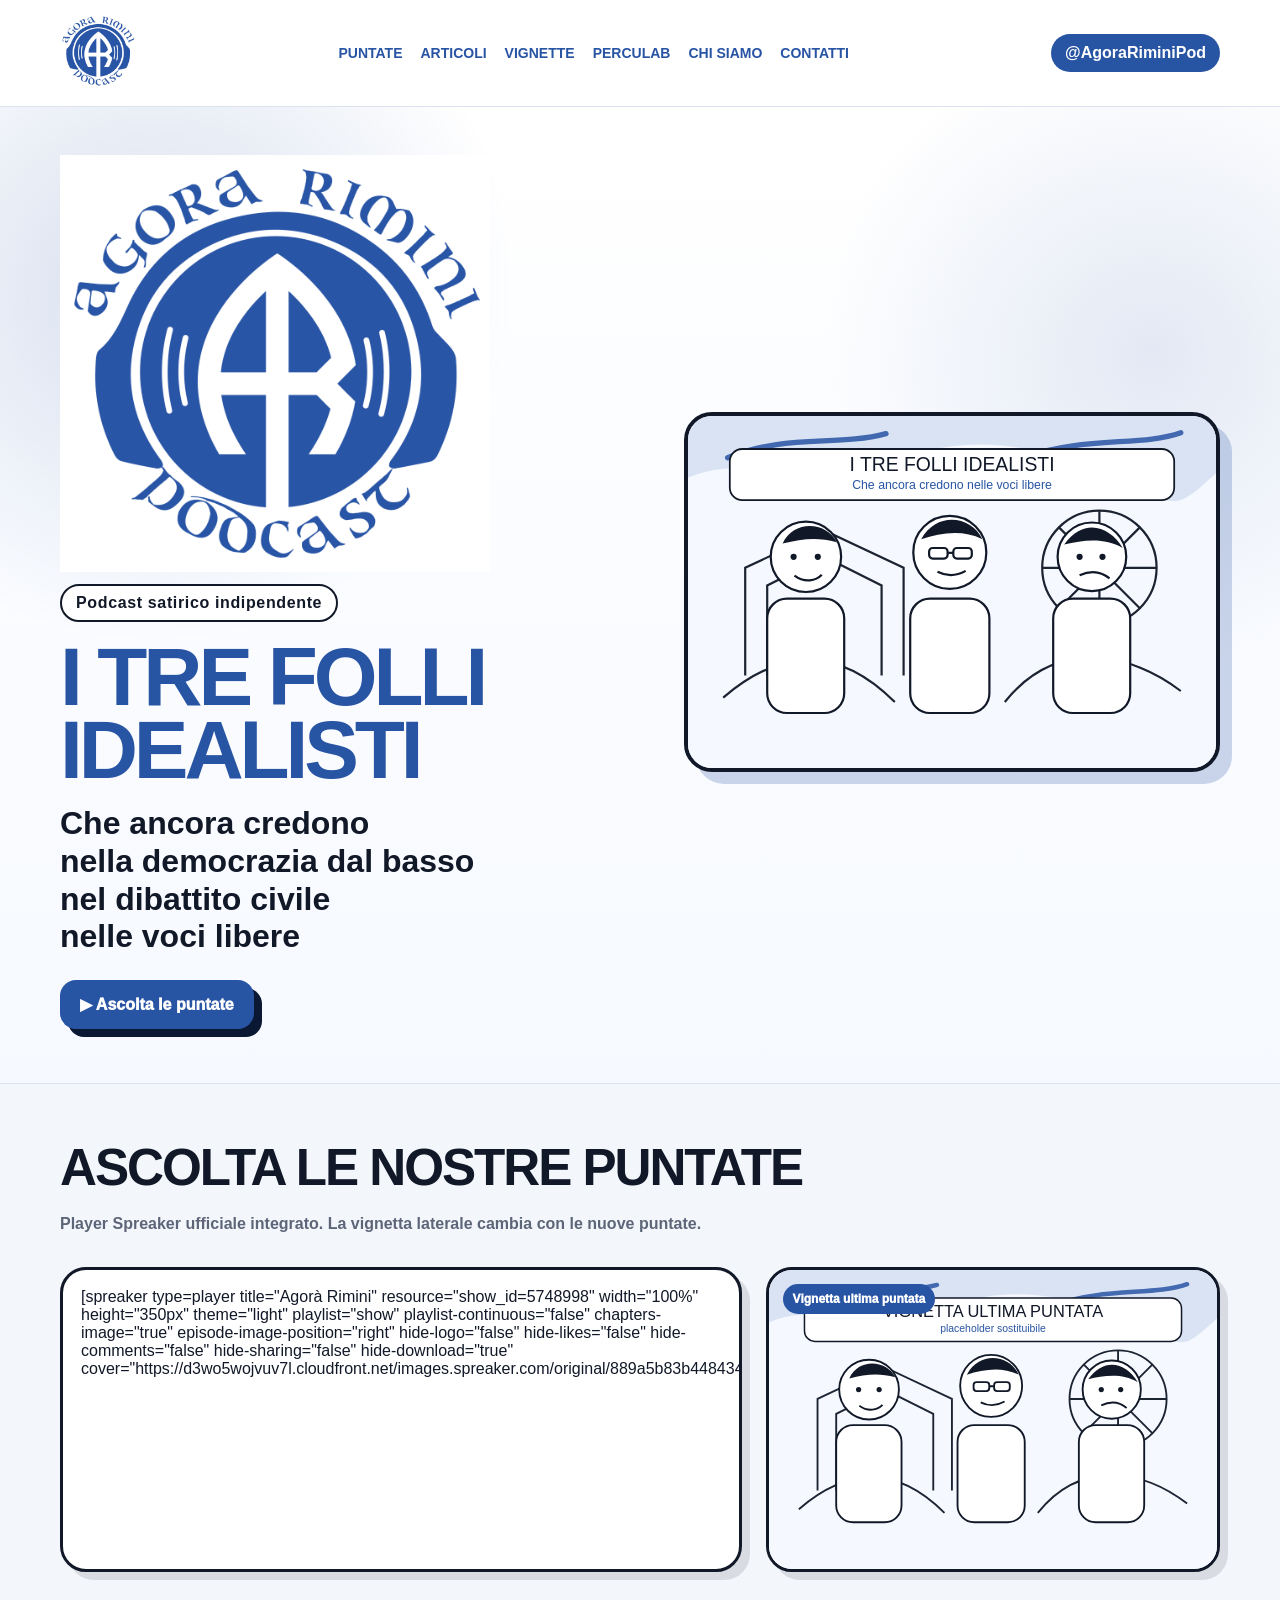
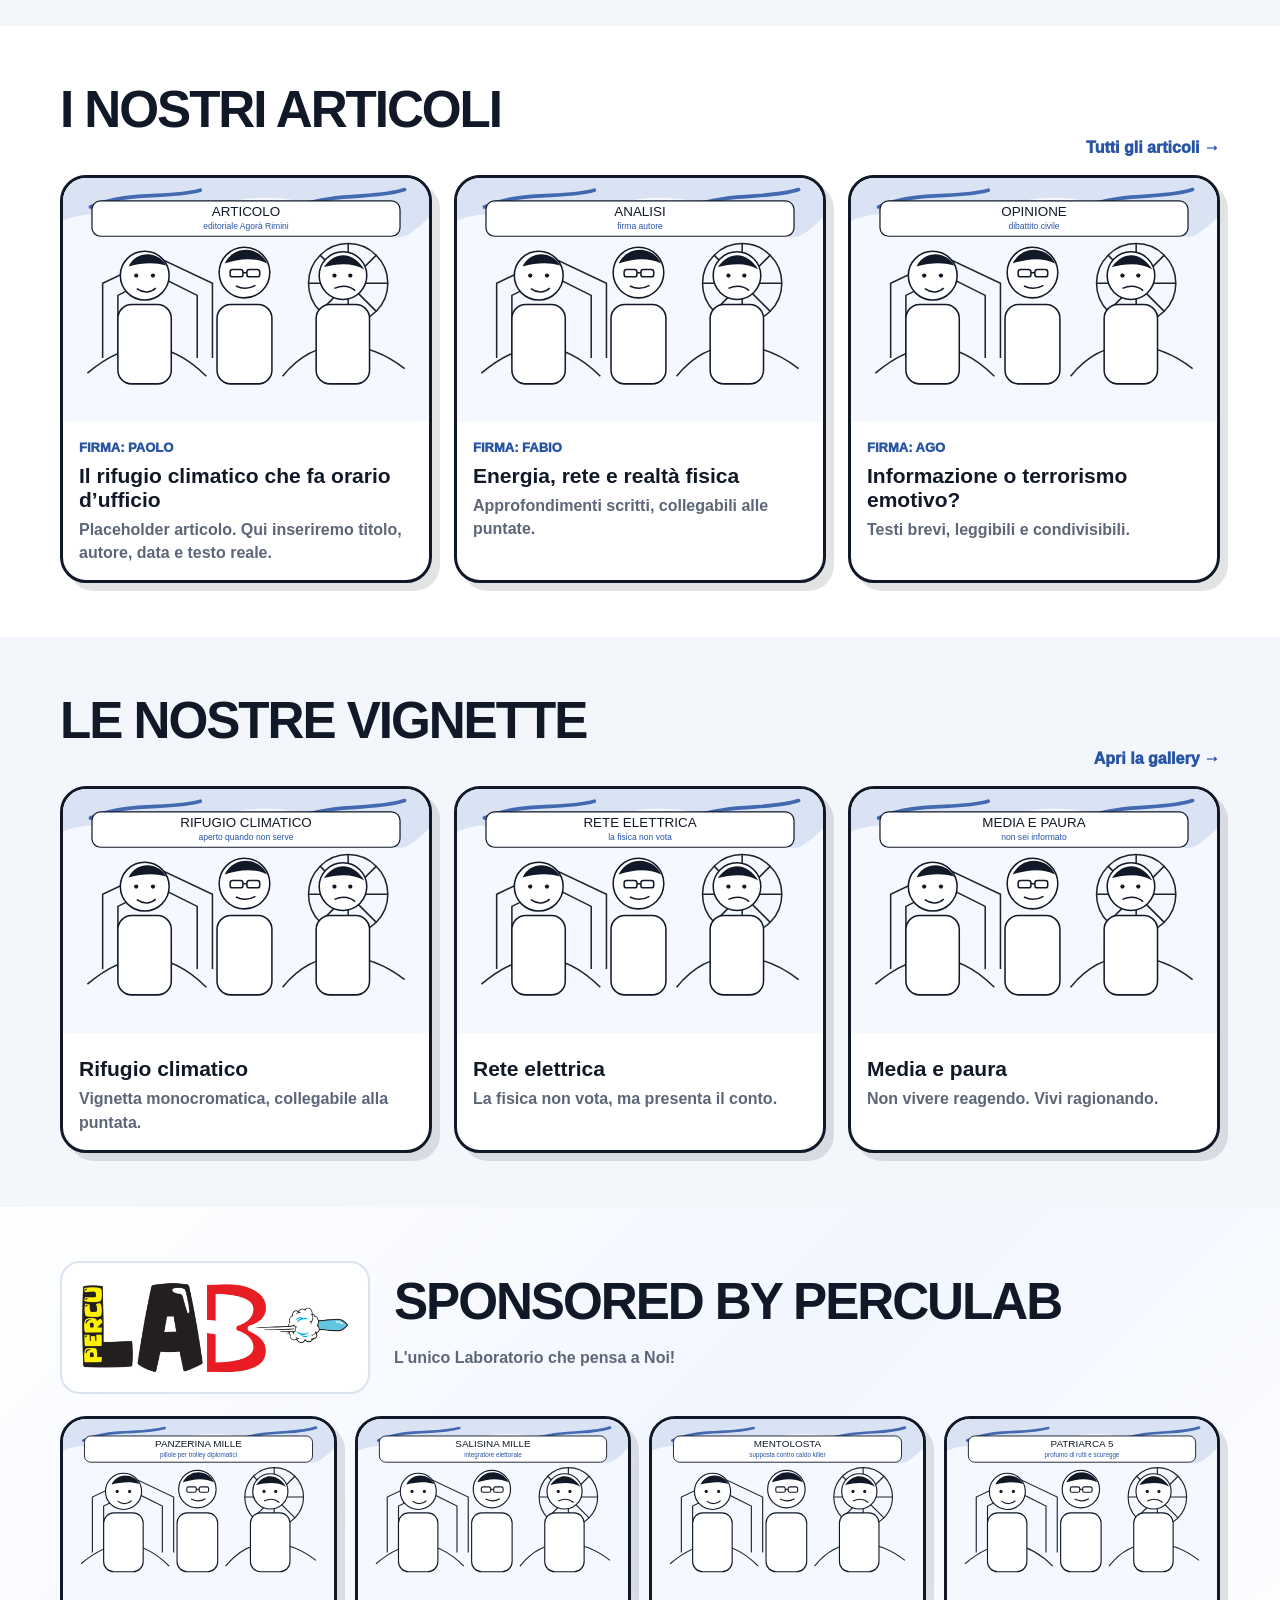
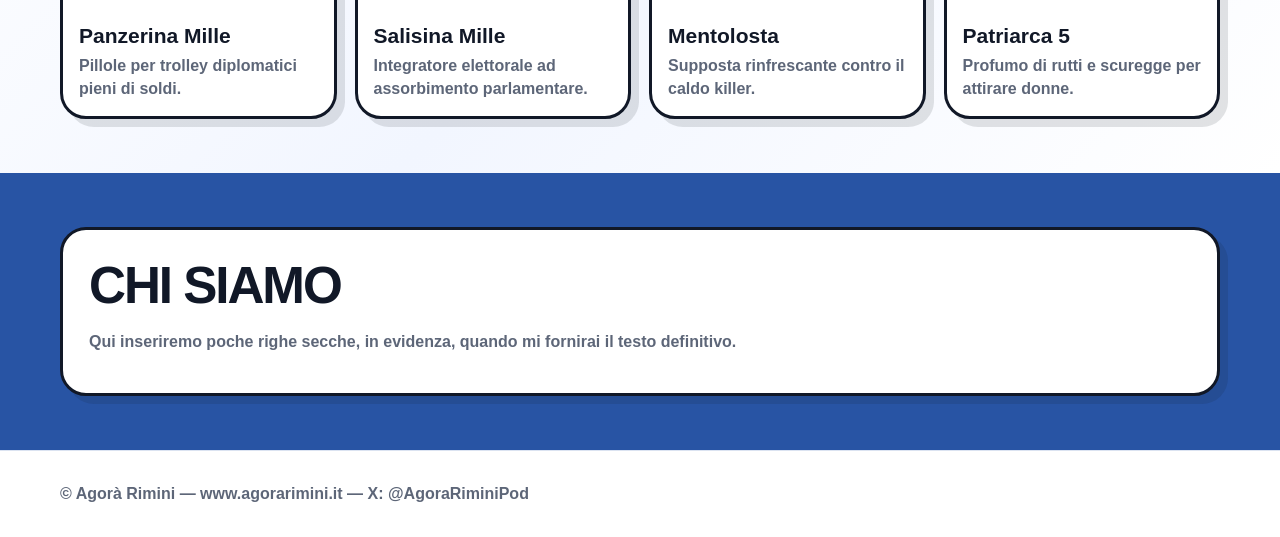
<file: index.html>
<!doctype html><html lang="it"><head><meta charset="utf-8"><meta name="viewport" content="width=device-width,initial-scale=1"><title>Agorà Rimini — I Tre folli Idealisti</title><link rel="stylesheet" href="styles.css"></head><body>
<header class="top"><div class="wrap nav"><a class="brand" href="index.html"><img src="assets/logo-agora.png" alt="Agorà Rimini"></a><nav class="menu"><a href="puntate.html">Puntate</a><a href="articoli.html">Articoli</a><a href="vignette.html">Vignette</a><a href="perculab.html">PercuLab</a><a href="chi-siamo.html">Chi siamo</a><a href="contatti.html">Contatti</a></nav><a class="xlink" href="#">@AgoraRiminiPod</a></div></header>
<main><section class="hero"><div class="wrap hero-grid"><div><img class="hero-logo" src="assets/logo-agora.png" alt="Agorà Rimini"><span class="kicker">Podcast satirico indipendente</span><h1>I Tre folli Idealisti</h1><div class="claim">Che ancora credono<br>nella democrazia dal basso<br>nel dibattito civile<br>nelle voci libere</div><a class="cta" href="#ascolta">▶ Ascolta le puntate</a></div><div class="hero-art"><img src="assets/hero-rimini-manga.svg" alt="Tre personaggi manga monocromatici davanti a Rimini"></div></div></section>
<section id="ascolta" class="section podcast"><div class="wrap"><div class="section-head"><div><h2>Ascolta le nostre puntate</h2><p class="lead">Player Spreaker ufficiale integrato. La vignetta laterale cambia con le nuove puntate.</p></div></div><div class="podcast-box"><div class="player">[spreaker type=player title="Agorà Rimini" resource="show_id=5748998" width="100%" height="350px" theme="light" playlist="show" playlist-continuous="false" chapters-image="true" episode-image-position="right" hide-logo="false" hide-likes="false" hide-comments="false" hide-sharing="false" hide-download="true" cover="https://d3wo5wojvuv7l.cloudfront.net/images.spreaker.com/original/889a5b83b4484346c7dde9489044110a.jpg"]</div><a class="episode-art card" href="vignette.html"><span class="tag">Vignetta ultima puntata</span><img src="assets/vignetta-ultima.svg" alt="Vignetta ultima puntata"></a></div></div></section>
<section class="section"><div class="wrap"><div class="section-head"><h2>I nostri articoli</h2><a class="btn-small" href="articoli.html">Tutti gli articoli →</a></div><div class="grid3"><article class="card"><img src="assets/articolo-01.svg" alt="Articolo"><div class="card-body"><span class="meta">Firma: Paolo</span><h3>Il rifugio climatico che fa orario d’ufficio</h3><p>Placeholder articolo. Qui inseriremo titolo, autore, data e testo reale.</p></div></article><article class="card"><img src="assets/articolo-02.svg" alt="Analisi"><div class="card-body"><span class="meta">Firma: Fabio</span><h3>Energia, rete e realtà fisica</h3><p>Approfondimenti scritti, collegabili alle puntate.</p></div></article><article class="card"><img src="assets/articolo-03.svg" alt="Opinione"><div class="card-body"><span class="meta">Firma: Ago</span><h3>Informazione o terrorismo emotivo?</h3><p>Testi brevi, leggibili e condivisibili.</p></div></article></div></div></section>
<section class="section podcast"><div class="wrap"><div class="section-head"><h2>Le nostre vignette</h2><a class="btn-small" href="vignette.html">Apri la gallery →</a></div><div class="grid3"><a class="card" href="vignette.html"><img src="assets/vignetta-01.svg" alt="Vignetta rifugio climatico"><div class="card-body"><h3>Rifugio climatico</h3><p>Vignetta monocromatica, collegabile alla puntata.</p></div></a><a class="card" href="vignette.html"><img src="assets/vignetta-02.svg" alt="Vignetta rete elettrica"><div class="card-body"><h3>Rete elettrica</h3><p>La fisica non vota, ma presenta il conto.</p></div></a><a class="card" href="vignette.html"><img src="assets/vignetta-03.svg" alt="Vignetta media"><div class="card-body"><h3>Media e paura</h3><p>Non vivere reagendo. Vivi ragionando.</p></div></a></div></div></section>
<section class="section perculab"><div class="wrap"><div class="percu-head"><img src="assets/logo-perculab.png" alt="PercuLab"><div><h2>Sponsored by PercuLab</h2><p class="lead">L'unico Laboratorio che pensa a Noi!</p></div></div><div class="grid4"><div class="product"><img src="assets/prodotto-panzerina.svg" alt="Panzerina Mille"><div class="product-body"><h3>Panzerina Mille</h3><p>Pillole per trolley diplomatici pieni di soldi.</p></div></div><div class="product"><img src="assets/prodotto-salisina.svg" alt="Salisina Mille"><div class="product-body"><h3>Salisina Mille</h3><p>Integratore elettorale ad assorbimento parlamentare.</p></div></div><div class="product"><img src="assets/prodotto-mentolosta.svg" alt="Mentolosta"><div class="product-body"><h3>Mentolosta</h3><p>Supposta rinfrescante contro il caldo killer.</p></div></div><div class="product"><img src="assets/prodotto-patriarca.svg" alt="Patriarca 5"><div class="product-body"><h3>Patriarca 5</h3><p>Profumo di rutti e scuregge per attirare donne.</p></div></div></div></div></section>
<section class="section about"><div class="wrap"><div class="panel"><h2>Chi siamo</h2><p class="lead">Qui inseriremo poche righe secche, in evidenza, quando mi fornirai il testo definitivo.</p></div></div></section></main><footer class="footer"><div class="wrap">© Agorà Rimini — www.agorarimini.it — X: @AgoraRiminiPod</div></footer></body></html>
</file>
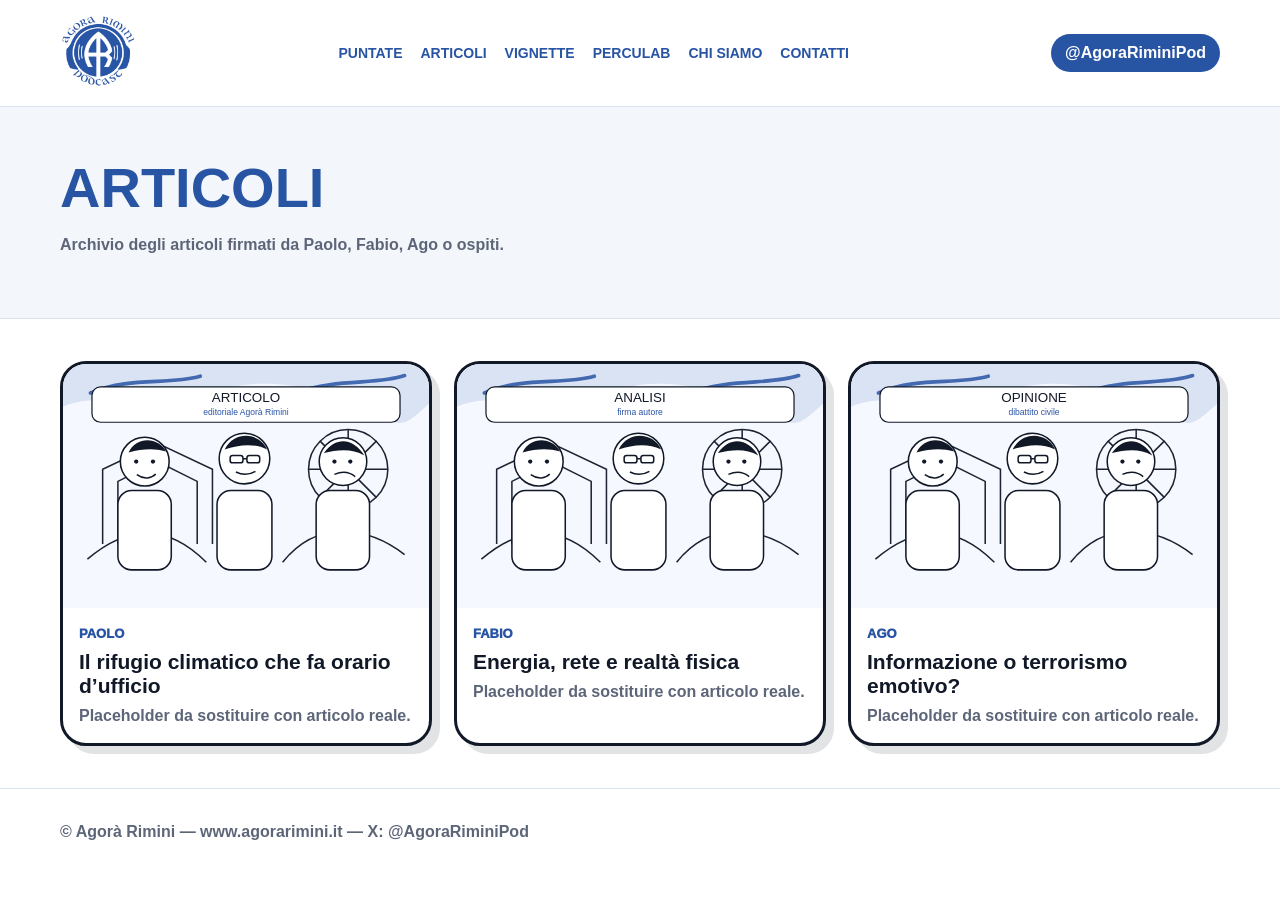
<file: articoli.html>
<!doctype html><html lang="it"><head><meta charset="utf-8"><meta name="viewport" content="width=device-width,initial-scale=1"><title>Articoli — Agorà Rimini</title><link rel="stylesheet" href="styles.css"></head><body><header class="top"><div class="wrap nav"><a class="brand" href="index.html"><img src="assets/logo-agora.png" alt="Agorà Rimini"></a><nav class="menu"><a href="puntate.html">Puntate</a><a href="articoli.html">Articoli</a><a href="vignette.html">Vignette</a><a href="perculab.html">PercuLab</a><a href="chi-siamo.html">Chi siamo</a><a href="contatti.html">Contatti</a></nav><a class="xlink" href="#">@AgoraRiminiPod</a></div></header><main><section class="page-title"><div class="wrap"><h1>Articoli</h1><p class="lead">Archivio degli articoli firmati da Paolo, Fabio, Ago o ospiti.</p></div></section><section class="page-content"><div class="wrap"><div class="grid3"><article class="card"><img src="assets/articolo-01.svg"><div class="card-body"><span class="meta">Paolo</span><h3>Il rifugio climatico che fa orario d’ufficio</h3><p>Placeholder da sostituire con articolo reale.</p></div></article><article class="card"><img src="assets/articolo-02.svg"><div class="card-body"><span class="meta">Fabio</span><h3>Energia, rete e realtà fisica</h3><p>Placeholder da sostituire con articolo reale.</p></div></article><article class="card"><img src="assets/articolo-03.svg"><div class="card-body"><span class="meta">Ago</span><h3>Informazione o terrorismo emotivo?</h3><p>Placeholder da sostituire con articolo reale.</p></div></article></div></div></section></main><footer class="footer"><div class="wrap">© Agorà Rimini — www.agorarimini.it — X: @AgoraRiminiPod</div></footer></body></html>
</file>
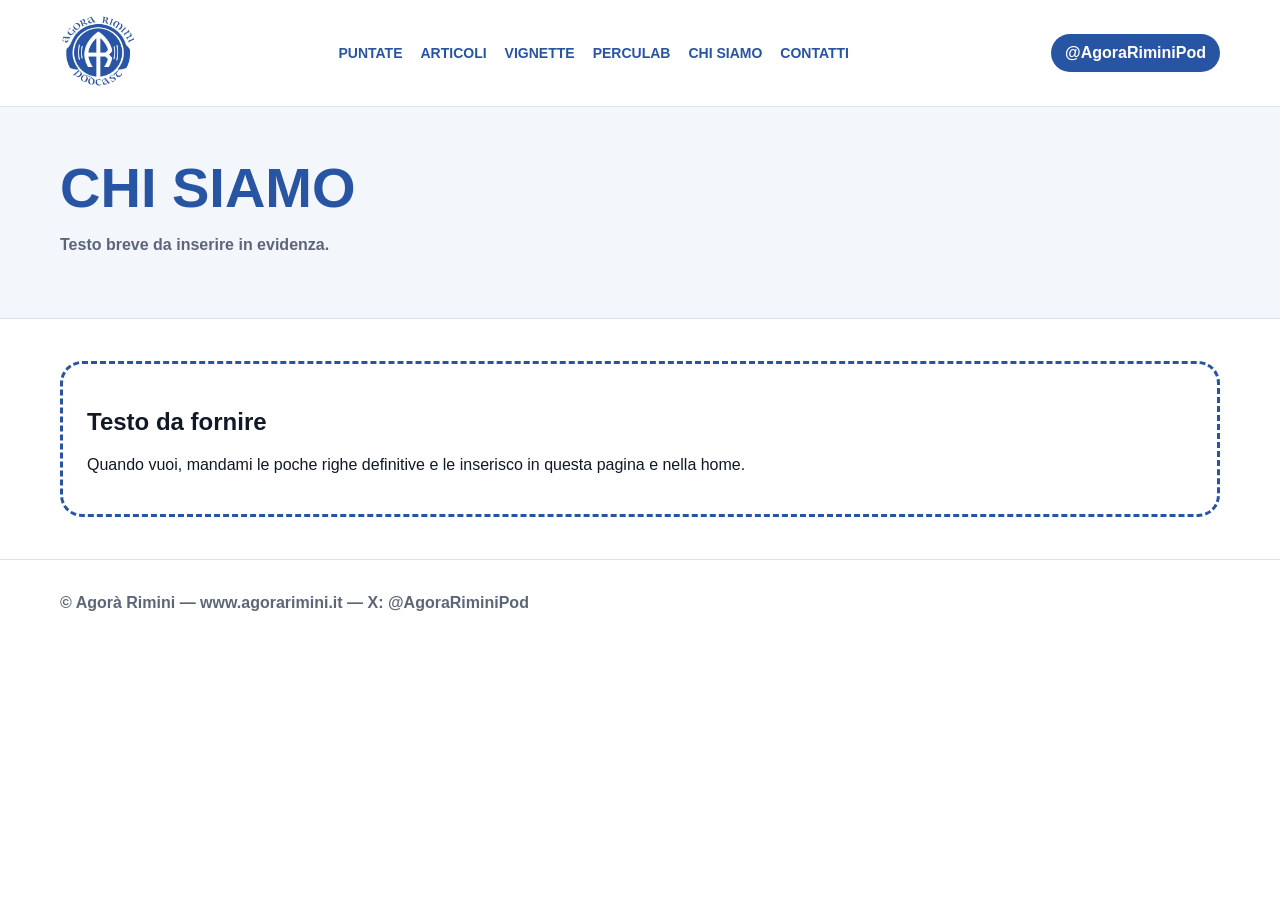
<file: chi-siamo.html>
<!doctype html><html lang="it"><head><meta charset="utf-8"><meta name="viewport" content="width=device-width,initial-scale=1"><title>Chi siamo — Agorà Rimini</title><link rel="stylesheet" href="styles.css"></head><body><header class="top"><div class="wrap nav"><a class="brand" href="index.html"><img src="assets/logo-agora.png" alt="Agorà Rimini"></a><nav class="menu"><a href="puntate.html">Puntate</a><a href="articoli.html">Articoli</a><a href="vignette.html">Vignette</a><a href="perculab.html">PercuLab</a><a href="chi-siamo.html">Chi siamo</a><a href="contatti.html">Contatti</a></nav><a class="xlink" href="#">@AgoraRiminiPod</a></div></header><main><section class="page-title"><div class="wrap"><h1>Chi siamo</h1><p class="lead">Testo breve da inserire in evidenza.</p></div></section><section class="page-content"><div class="wrap"><div class="placeholder"><h2>Testo da fornire</h2><p>Quando vuoi, mandami le poche righe definitive e le inserisco in questa pagina e nella home.</p></div></div></section></main><footer class="footer"><div class="wrap">© Agorà Rimini — www.agorarimini.it — X: @AgoraRiminiPod</div></footer></body></html>
</file>
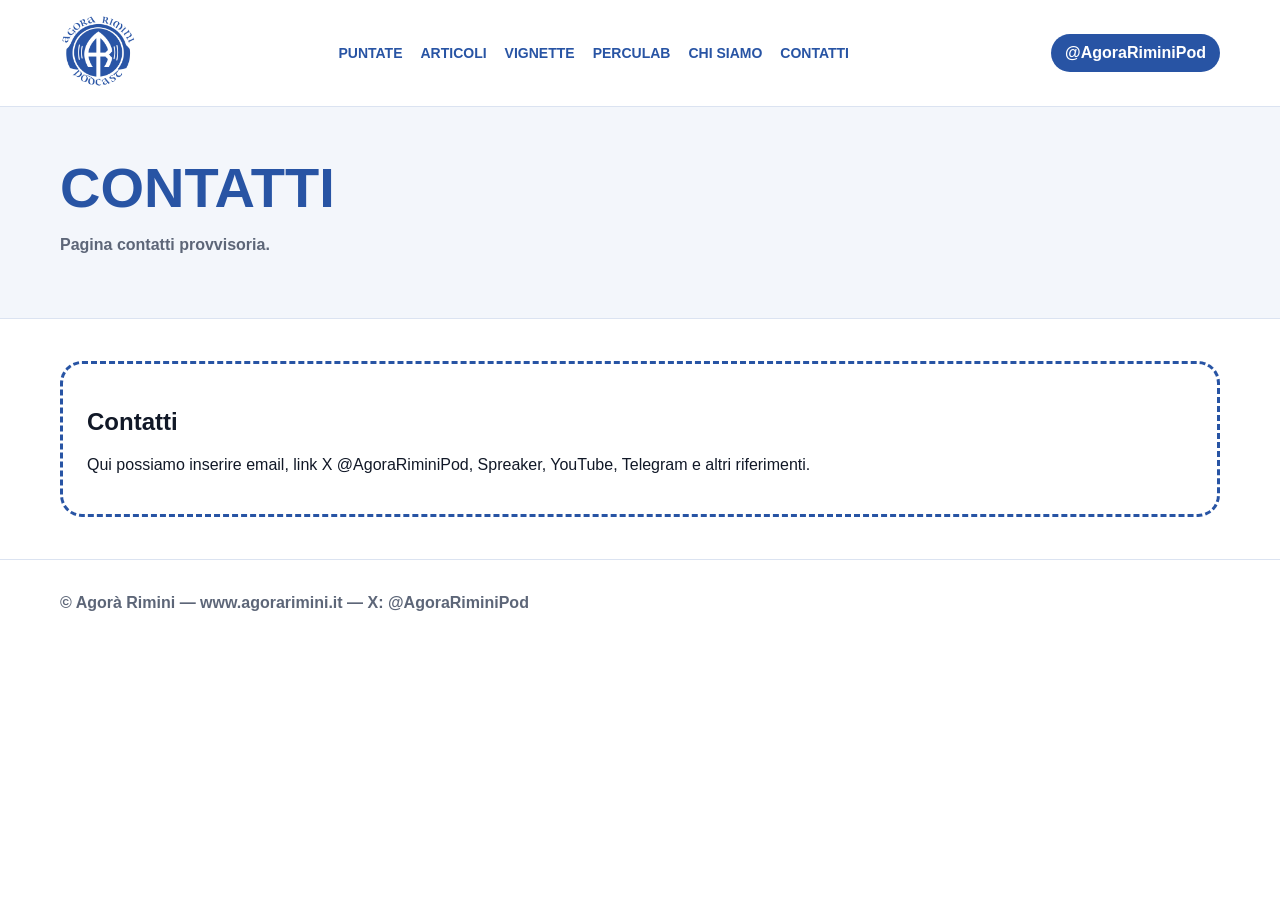
<file: contatti.html>
<!doctype html><html lang="it"><head><meta charset="utf-8"><meta name="viewport" content="width=device-width,initial-scale=1"><title>Contatti — Agorà Rimini</title><link rel="stylesheet" href="styles.css"></head><body><header class="top"><div class="wrap nav"><a class="brand" href="index.html"><img src="assets/logo-agora.png" alt="Agorà Rimini"></a><nav class="menu"><a href="puntate.html">Puntate</a><a href="articoli.html">Articoli</a><a href="vignette.html">Vignette</a><a href="perculab.html">PercuLab</a><a href="chi-siamo.html">Chi siamo</a><a href="contatti.html">Contatti</a></nav><a class="xlink" href="#">@AgoraRiminiPod</a></div></header><main><section class="page-title"><div class="wrap"><h1>Contatti</h1><p class="lead">Pagina contatti provvisoria.</p></div></section><section class="page-content"><div class="wrap"><div class="placeholder"><h2>Contatti</h2><p>Qui possiamo inserire email, link X @AgoraRiminiPod, Spreaker, YouTube, Telegram e altri riferimenti.</p></div></div></section></main><footer class="footer"><div class="wrap">© Agorà Rimini — www.agorarimini.it — X: @AgoraRiminiPod</div></footer></body></html>
</file>
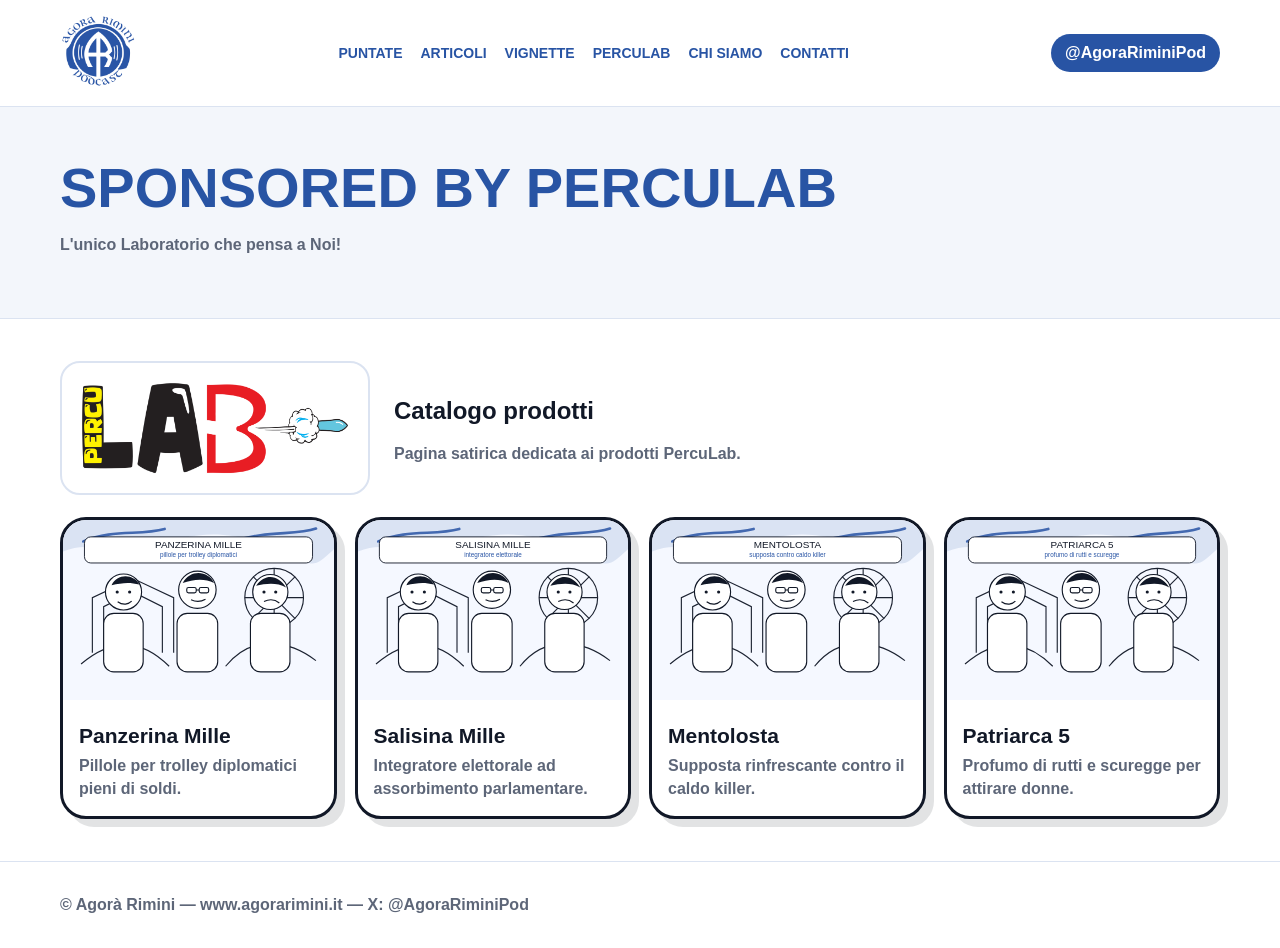
<file: perculab.html>
<!doctype html><html lang="it"><head><meta charset="utf-8"><meta name="viewport" content="width=device-width,initial-scale=1"><title>Sponsored by PercuLab — Agorà Rimini</title><link rel="stylesheet" href="styles.css"></head><body><header class="top"><div class="wrap nav"><a class="brand" href="index.html"><img src="assets/logo-agora.png" alt="Agorà Rimini"></a><nav class="menu"><a href="puntate.html">Puntate</a><a href="articoli.html">Articoli</a><a href="vignette.html">Vignette</a><a href="perculab.html">PercuLab</a><a href="chi-siamo.html">Chi siamo</a><a href="contatti.html">Contatti</a></nav><a class="xlink" href="#">@AgoraRiminiPod</a></div></header><main><section class="page-title"><div class="wrap"><h1>Sponsored by PercuLab</h1><p class="lead">L'unico Laboratorio che pensa a Noi!</p></div></section><section class="page-content"><div class="wrap"><div class="percu-head"><img src="assets/logo-perculab.png" alt="PercuLab"><div><h2>Catalogo prodotti</h2><p class="lead">Pagina satirica dedicata ai prodotti PercuLab.</p></div></div><div class="grid4"><div class="product"><img src="assets/prodotto-panzerina.svg"><div class="product-body"><h3>Panzerina Mille</h3><p>Pillole per trolley diplomatici pieni di soldi.</p></div></div><div class="product"><img src="assets/prodotto-salisina.svg"><div class="product-body"><h3>Salisina Mille</h3><p>Integratore elettorale ad assorbimento parlamentare.</p></div></div><div class="product"><img src="assets/prodotto-mentolosta.svg"><div class="product-body"><h3>Mentolosta</h3><p>Supposta rinfrescante contro il caldo killer.</p></div></div><div class="product"><img src="assets/prodotto-patriarca.svg"><div class="product-body"><h3>Patriarca 5</h3><p>Profumo di rutti e scuregge per attirare donne.</p></div></div></div></div></section></main><footer class="footer"><div class="wrap">© Agorà Rimini — www.agorarimini.it — X: @AgoraRiminiPod</div></footer></body></html>
</file>
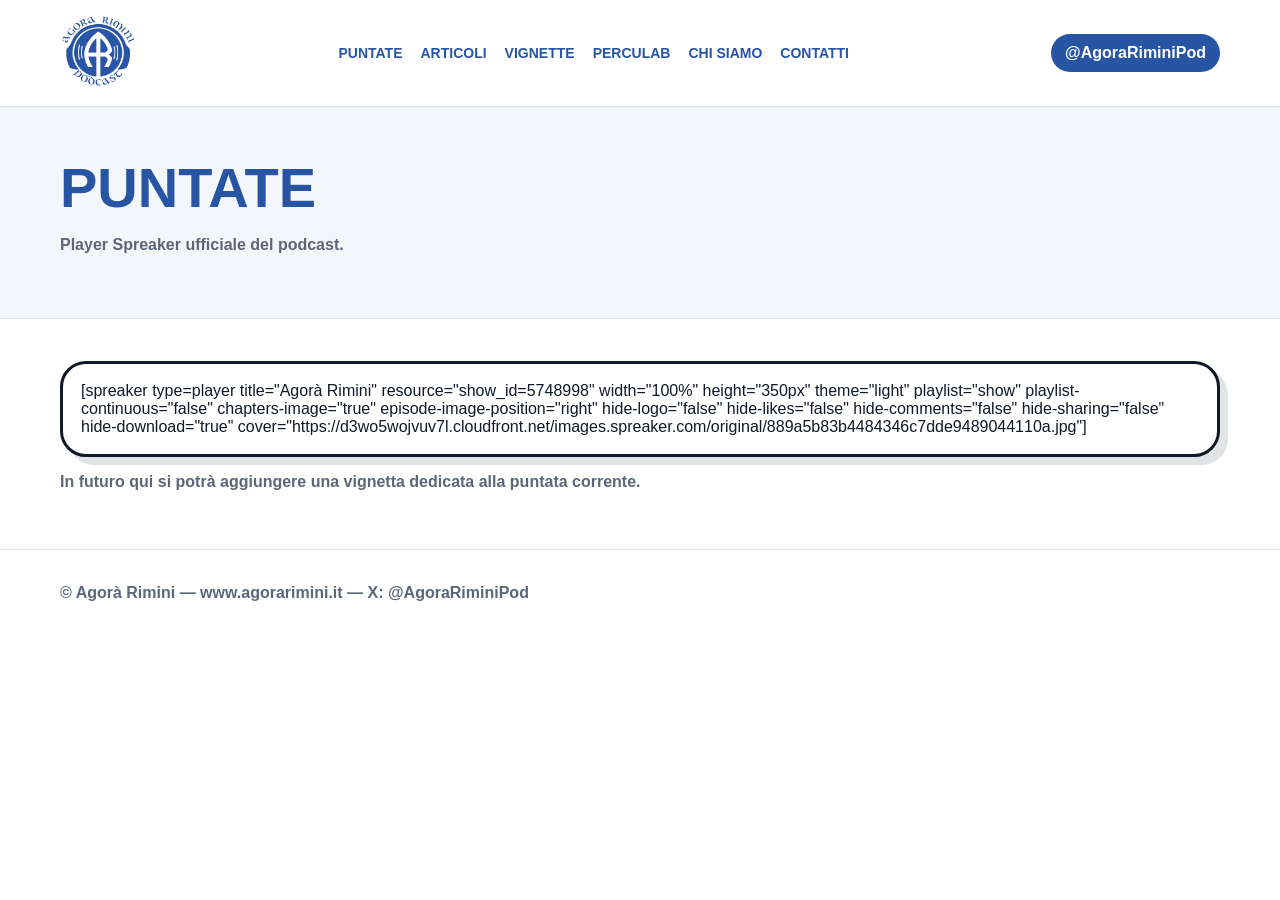
<file: puntate.html>
<!doctype html><html lang="it"><head><meta charset="utf-8"><meta name="viewport" content="width=device-width,initial-scale=1"><title>Puntate — Agorà Rimini</title><link rel="stylesheet" href="styles.css"></head><body><header class="top"><div class="wrap nav"><a class="brand" href="index.html"><img src="assets/logo-agora.png" alt="Agorà Rimini"></a><nav class="menu"><a href="puntate.html">Puntate</a><a href="articoli.html">Articoli</a><a href="vignette.html">Vignette</a><a href="perculab.html">PercuLab</a><a href="chi-siamo.html">Chi siamo</a><a href="contatti.html">Contatti</a></nav><a class="xlink" href="#">@AgoraRiminiPod</a></div></header><main><section class="page-title"><div class="wrap"><h1>Puntate</h1><p class="lead">Player Spreaker ufficiale del podcast.</p></div></section><section class="page-content"><div class="wrap"><div class="player">[spreaker type=player title="Agorà Rimini" resource="show_id=5748998" width="100%" height="350px" theme="light" playlist="show" playlist-continuous="false" chapters-image="true" episode-image-position="right" hide-logo="false" hide-likes="false" hide-comments="false" hide-sharing="false" hide-download="true" cover="https://d3wo5wojvuv7l.cloudfront.net/images.spreaker.com/original/889a5b83b4484346c7dde9489044110a.jpg"]</div><p class="mono-note">In futuro qui si potrà aggiungere una vignetta dedicata alla puntata corrente.</p></div></section></main><footer class="footer"><div class="wrap">© Agorà Rimini — www.agorarimini.it — X: @AgoraRiminiPod</div></footer></body></html>
</file>
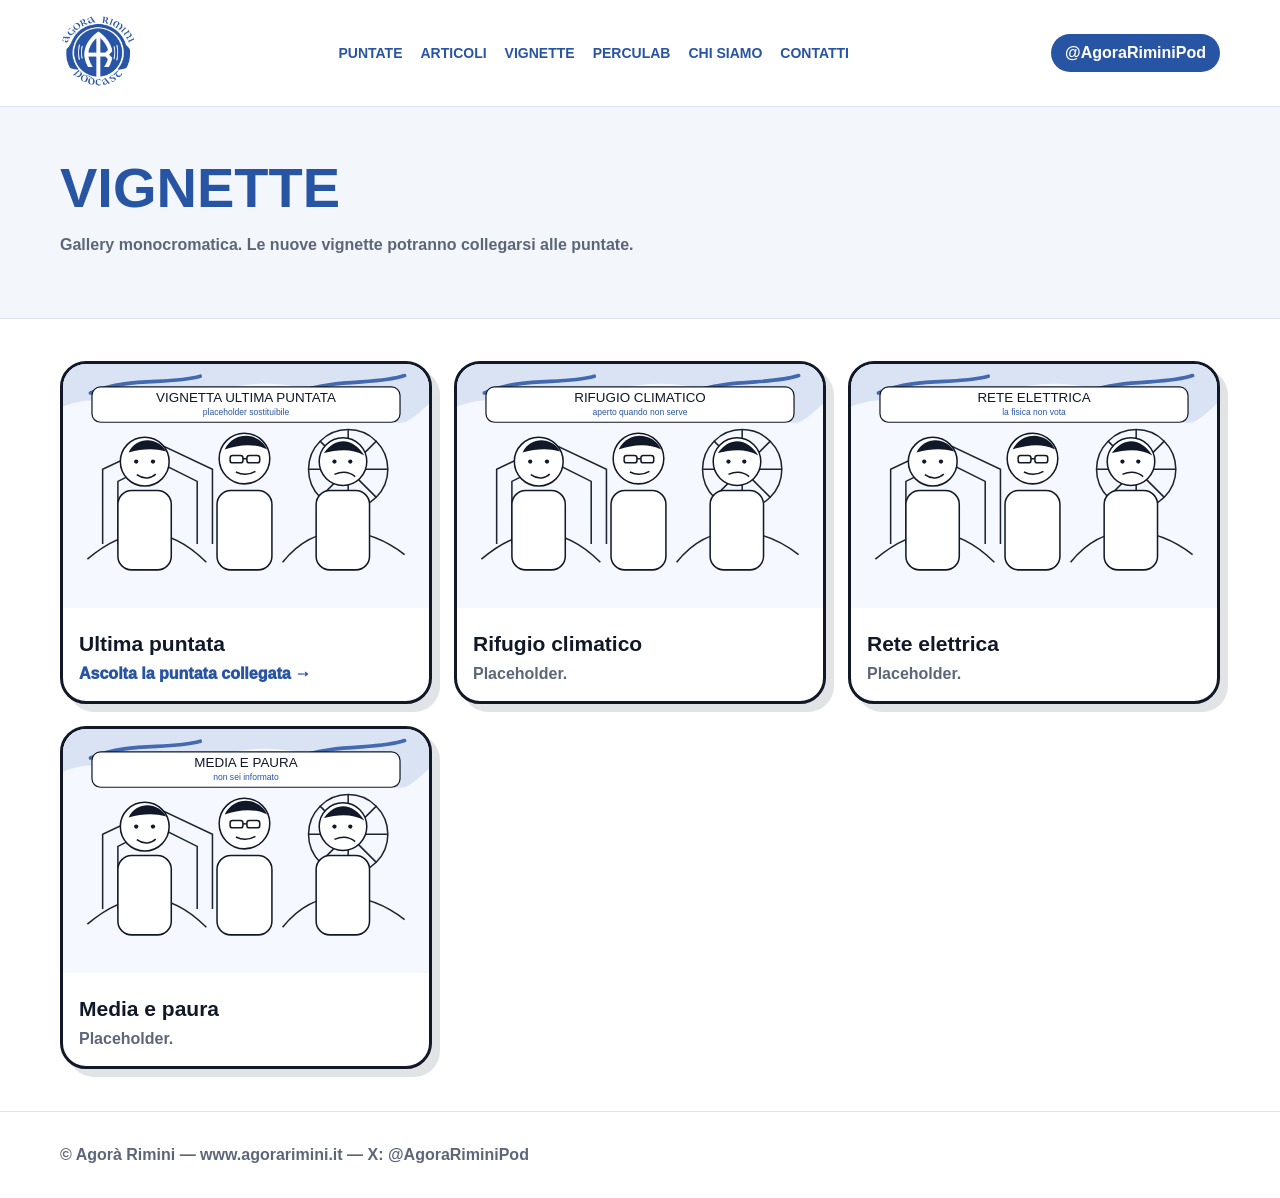
<file: vignette.html>
<!doctype html><html lang="it"><head><meta charset="utf-8"><meta name="viewport" content="width=device-width,initial-scale=1"><title>Vignette — Agorà Rimini</title><link rel="stylesheet" href="styles.css"></head><body><header class="top"><div class="wrap nav"><a class="brand" href="index.html"><img src="assets/logo-agora.png" alt="Agorà Rimini"></a><nav class="menu"><a href="puntate.html">Puntate</a><a href="articoli.html">Articoli</a><a href="vignette.html">Vignette</a><a href="perculab.html">PercuLab</a><a href="chi-siamo.html">Chi siamo</a><a href="contatti.html">Contatti</a></nav><a class="xlink" href="#">@AgoraRiminiPod</a></div></header><main><section class="page-title"><div class="wrap"><h1>Vignette</h1><p class="lead">Gallery monocromatica. Le nuove vignette potranno collegarsi alle puntate.</p></div></section><section class="page-content"><div class="wrap"><div class="grid3"><article class="card"><img src="assets/vignetta-ultima.svg"><div class="card-body"><h3>Ultima puntata</h3><p><a class="btn-small" href="puntate.html">Ascolta la puntata collegata →</a></p></div></article><article class="card"><img src="assets/vignetta-01.svg"><div class="card-body"><h3>Rifugio climatico</h3><p>Placeholder.</p></div></article><article class="card"><img src="assets/vignetta-02.svg"><div class="card-body"><h3>Rete elettrica</h3><p>Placeholder.</p></div></article><article class="card"><img src="assets/vignetta-03.svg"><div class="card-body"><h3>Media e paura</h3><p>Placeholder.</p></div></article></div></div></section></main><footer class="footer"><div class="wrap">© Agorà Rimini — www.agorarimini.it — X: @AgoraRiminiPod</div></footer></body></html>
</file>
<file: styles.css>
:root{--blue:#2854A4;--blue2:#4C70B4;--ink:#111827;--muted:#5d6678;--paper:#fff;--soft:#f3f6fb;--line:#dbe3f1}*{box-sizing:border-box}body{margin:0;font-family:Arial,Helvetica,sans-serif;color:var(--ink);background:var(--paper)}a{color:inherit;text-decoration:none}.wrap{width:min(1160px,92vw);margin:auto}.top{background:#fff;border-bottom:1px solid var(--line);position:sticky;top:0;z-index:5}.nav{display:flex;gap:18px;align-items:center;justify-content:space-between;padding:14px 0}.brand img{height:74px;max-width:260px;object-fit:contain}.menu{display:flex;gap:18px;font-weight:800;color:var(--blue);font-size:14px;text-transform:uppercase}.xlink{background:var(--blue);color:white;padding:10px 14px;border-radius:999px;font-weight:900}.hero{position:relative;overflow:hidden;background:linear-gradient(180deg,#fff 0%,#f6f9ff 100%);border-bottom:1px solid var(--line)}.hero:before{content:"";position:absolute;inset:0;background:radial-gradient(circle at 12% 18%,rgba(40,84,164,.18),transparent 26%),radial-gradient(circle at 90% 25%,rgba(40,84,164,.12),transparent 24%)}.hero-grid{position:relative;display:grid;grid-template-columns:1.05fr .95fr;gap:32px;align-items:center;padding:48px 0 54px}.hero-logo{width:min(430px,90%);display:block;margin-bottom:12px}.kicker{display:inline-block;border:2px solid var(--ink);border-radius:999px;padding:8px 14px;font-weight:900;letter-spacing:.04em;background:white}.hero h1{font-family:Arial Black,Impact,sans-serif;font-size:clamp(42px,7vw,82px);line-height:.9;margin:18px 0;color:var(--blue);letter-spacing:-.05em;text-transform:uppercase}.claim{font-size:clamp(20px,3vw,32px);line-height:1.18;font-weight:900}.cta{display:inline-block;margin-top:24px;background:var(--blue);color:#fff;padding:15px 20px;border-radius:16px;font-weight:950;box-shadow:8px 8px 0 #0b1833}.hero-art{border:4px solid var(--ink);border-radius:28px;overflow:hidden;background:#fff;box-shadow:12px 12px 0 rgba(40,84,164,.23)}.hero-art img{display:block;width:100%;height:auto}.section{padding:54px 0}.section h2{font-family:Arial Black,Impact,sans-serif;font-size:clamp(32px,4vw,52px);margin:0 0 18px;text-transform:uppercase;letter-spacing:-.04em}.section-head{display:flex;align-items:end;justify-content:space-between;gap:20px;margin-bottom:18px}.lead{color:var(--muted);font-weight:700}.podcast{background:var(--soft)}.podcast-box{display:grid;grid-template-columns:1.2fr .8fr;gap:24px;align-items:stretch}.player,.card,.product,.panel{background:white;border:3px solid var(--ink);border-radius:26px;box-shadow:8px 8px 0 rgba(17,24,39,.12);overflow:hidden}.player{padding:18px}.episode-art img,.card img,.product img{width:100%;display:block}.episode-art{position:relative}.tag{position:absolute;left:14px;top:14px;background:var(--blue);color:white;padding:8px 10px;border-radius:999px;font-weight:950;font-size:12px}.grid3{display:grid;grid-template-columns:repeat(3,1fr);gap:22px}.grid4{display:grid;grid-template-columns:repeat(4,1fr);gap:18px}.card-body,.product-body{padding:16px}.meta{color:var(--blue);font-size:13px;font-weight:950;text-transform:uppercase}.card h3,.product h3{margin:8px 0 6px;font-size:21px}.card p,.product p{margin:0;color:var(--muted);line-height:1.45;font-weight:650}.perculab{background:linear-gradient(135deg,#fff 0%,#f2f6ff 52%,#fff 100%)}.percu-head{display:flex;align-items:center;gap:24px;margin-bottom:22px}.percu-head img{width:min(310px,45vw);background:white;border-radius:20px;padding:12px;border:2px solid var(--line)}.about{background:var(--blue);color:white}.about .panel{background:#fff;color:var(--ink);padding:26px}.footer{padding:34px 0;border-top:1px solid var(--line);color:var(--muted);font-weight:800}.btn-small{color:var(--blue);font-weight:950}.placeholder{border:3px dashed var(--blue);border-radius:22px;padding:24px;background:#fff}.page-title{padding:48px 0;background:var(--soft);border-bottom:1px solid var(--line)}.page-title h1{font-family:Arial Black,Impact,sans-serif;font-size:56px;margin:0;color:var(--blue);text-transform:uppercase}.page-content{padding:42px 0}.mono-note{font-weight:900;color:var(--muted)}@media(max-width:850px){.menu{display:none}.brand img{height:56px}.hero-grid,.podcast-box{grid-template-columns:1fr}.grid3,.grid4{grid-template-columns:1fr}.percu-head{display:block}.percu-head img{width:100%;margin-bottom:16px}.hero-logo{width:310px}.xlink{font-size:13px}}
</file>
